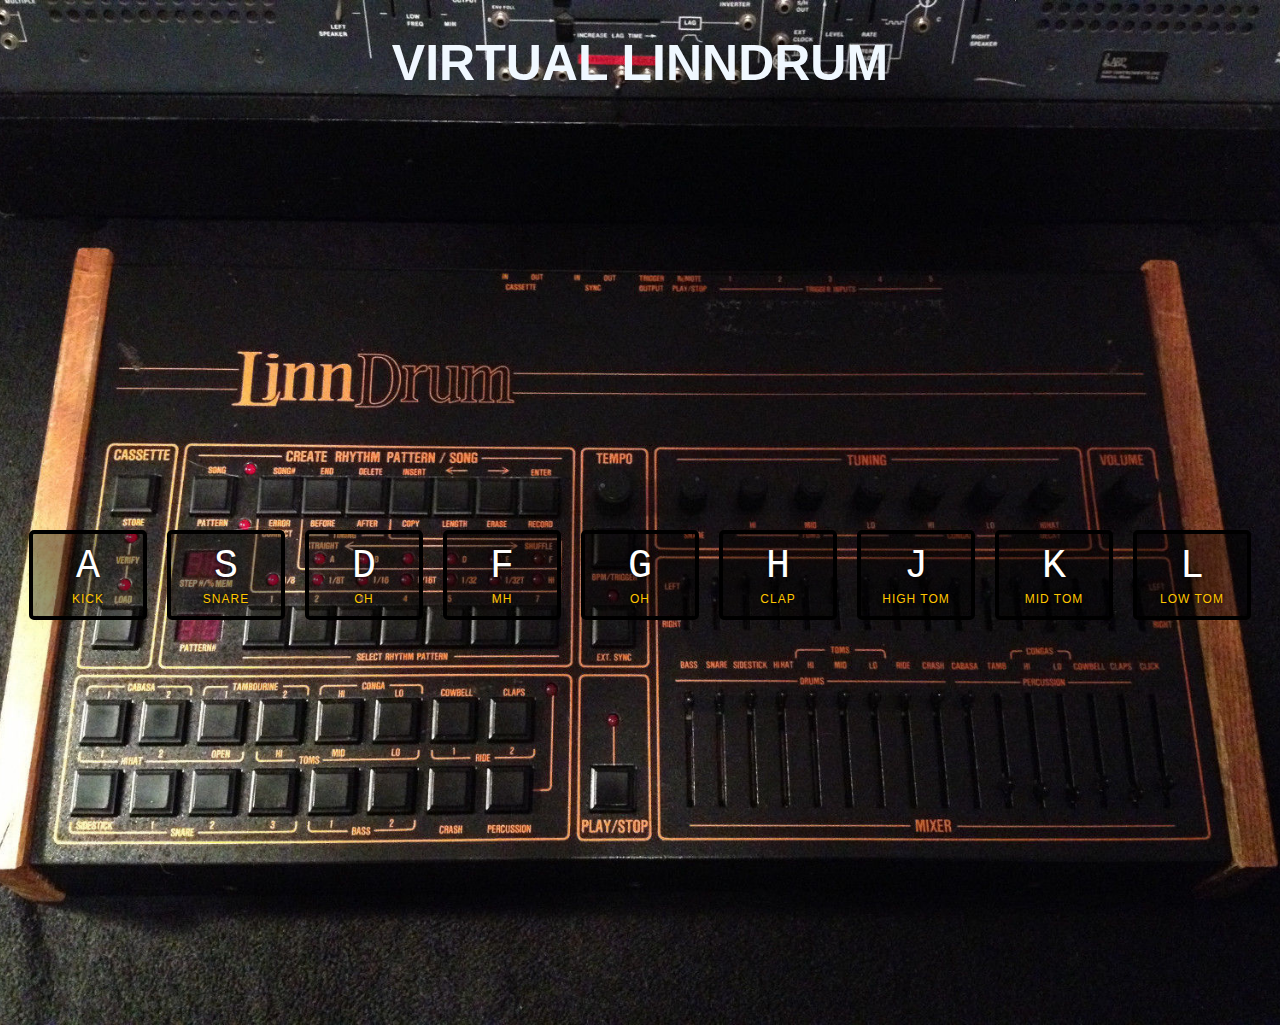
<file: Javascript-drum-kit/index-START.html>
<!DOCTYPE html>
<html lang="en">
  <head>
    <meta charset="UTF-8" />
    <title>JS Drum Kit</title>
    <link rel="stylesheet" href="style.css" />
  </head>
  <body>
    <h1>VIRTUAL LINNDRUM</h1>
    <div class="keys">
      <div data-key="65" class="key">
        <kbd>A</kbd>
        <span class="sound">kick</span>
      </div>
      <div data-key="83" class="key">
        <kbd>S</kbd>
        <span class="sound">snare</span>
      </div>
      <div data-key="68" class="key">
        <kbd>D</kbd>
        <span class="sound">ch</span>
      </div>
      <div data-key="70" class="key">
        <kbd>F</kbd>
        <span class="sound">mh</span>
      </div>
      <div data-key="71" class="key">
        <kbd>G</kbd>
        <span class="sound">oh</span>
      </div>
      <div data-key="72" class="key">
        <kbd>H</kbd>
        <span class="sound">clap</span>
      </div>
      <div data-key="74" class="key">
        <kbd>J</kbd>
        <span class="sound">high tom</span>
      </div>
      <div data-key="75" class="key">
        <kbd>K</kbd>
        <span class="sound">mid tom</span>
      </div>
      <div data-key="76" class="key">
        <kbd>L</kbd>
        <span class="sound">low tom</span>
      </div>
    </div>

    <audio data-key="65" src="sounds/LinnDrm_BD_aOrig.wav" preload></audio>
    <audio data-key="83" src="sounds/LinnDrm_SD_A1_aOrig.wav" preload></audio>
    <audio data-key="68" src="sounds/LinnDrm_HH_D2_aOrig.wav" preload></audio>
    <audio data-key="70" src="sounds/LinnDrm_HH_D4_aOrig.wav" preload></audio>
    <audio data-key="71" src="sounds/LinnDrm_HHo_aOrig.wav" preload></audio>
    <audio data-key="72" src="sounds/LinnDrm_Clap_aOrig.wav" preload></audio>
    <audio data-key="74" src="sounds/LinnDrm_TomHigh_aOrig.wav" preload></audio>
    <audio data-key="75" src="sounds/LinnDrm_TomMid_aOrig.wav" preload></audio>
    <audio data-key="76" src="sounds/LinnDrm_TomLow_aOrig.wav" preload></audio>

    <script src="index.js"></script>
  </body>
</html>
</file>
<file: Javascript-drum-kit/style.css>
html {
  font-size: 10px;
  background: url('img/LinnDrumPic.jpg') bottom center;
  background-size: cover;
}

body,html {
  margin: 0;
  padding: 0;
  font-family: sans-serif;
}

h1 {
  text-align: center;
  color: aliceblue;
  font-size: 5rem;
}

.keys {
  display: flex;
  flex: 1;
  min-height: 100vh;
  align-items: center;
  justify-content: center;
}

.key {
  border: .4rem solid black;
  border-radius: .5rem;
  margin: 1rem;
  font-size: 1.5rem;
  padding: 1rem .5rem;
  transition: all .07s ease;
  width: 10rem;
  text-align: center;
  color: white;
  background: rgba(0,0,0,0.4);
  text-shadow: 0 0 .5rem black;
}

.playing {
  transform: scale(1.1);
  border-color: #ffc600;
  box-shadow: 0 0 1rem #ffc600;
}

kbd {
  display: block;
  font-size: 4rem;
}

.sound {
  font-size: 1.2rem;
  text-transform: uppercase;
  letter-spacing: .1rem;
  color: #ffc600;
}
</file>
